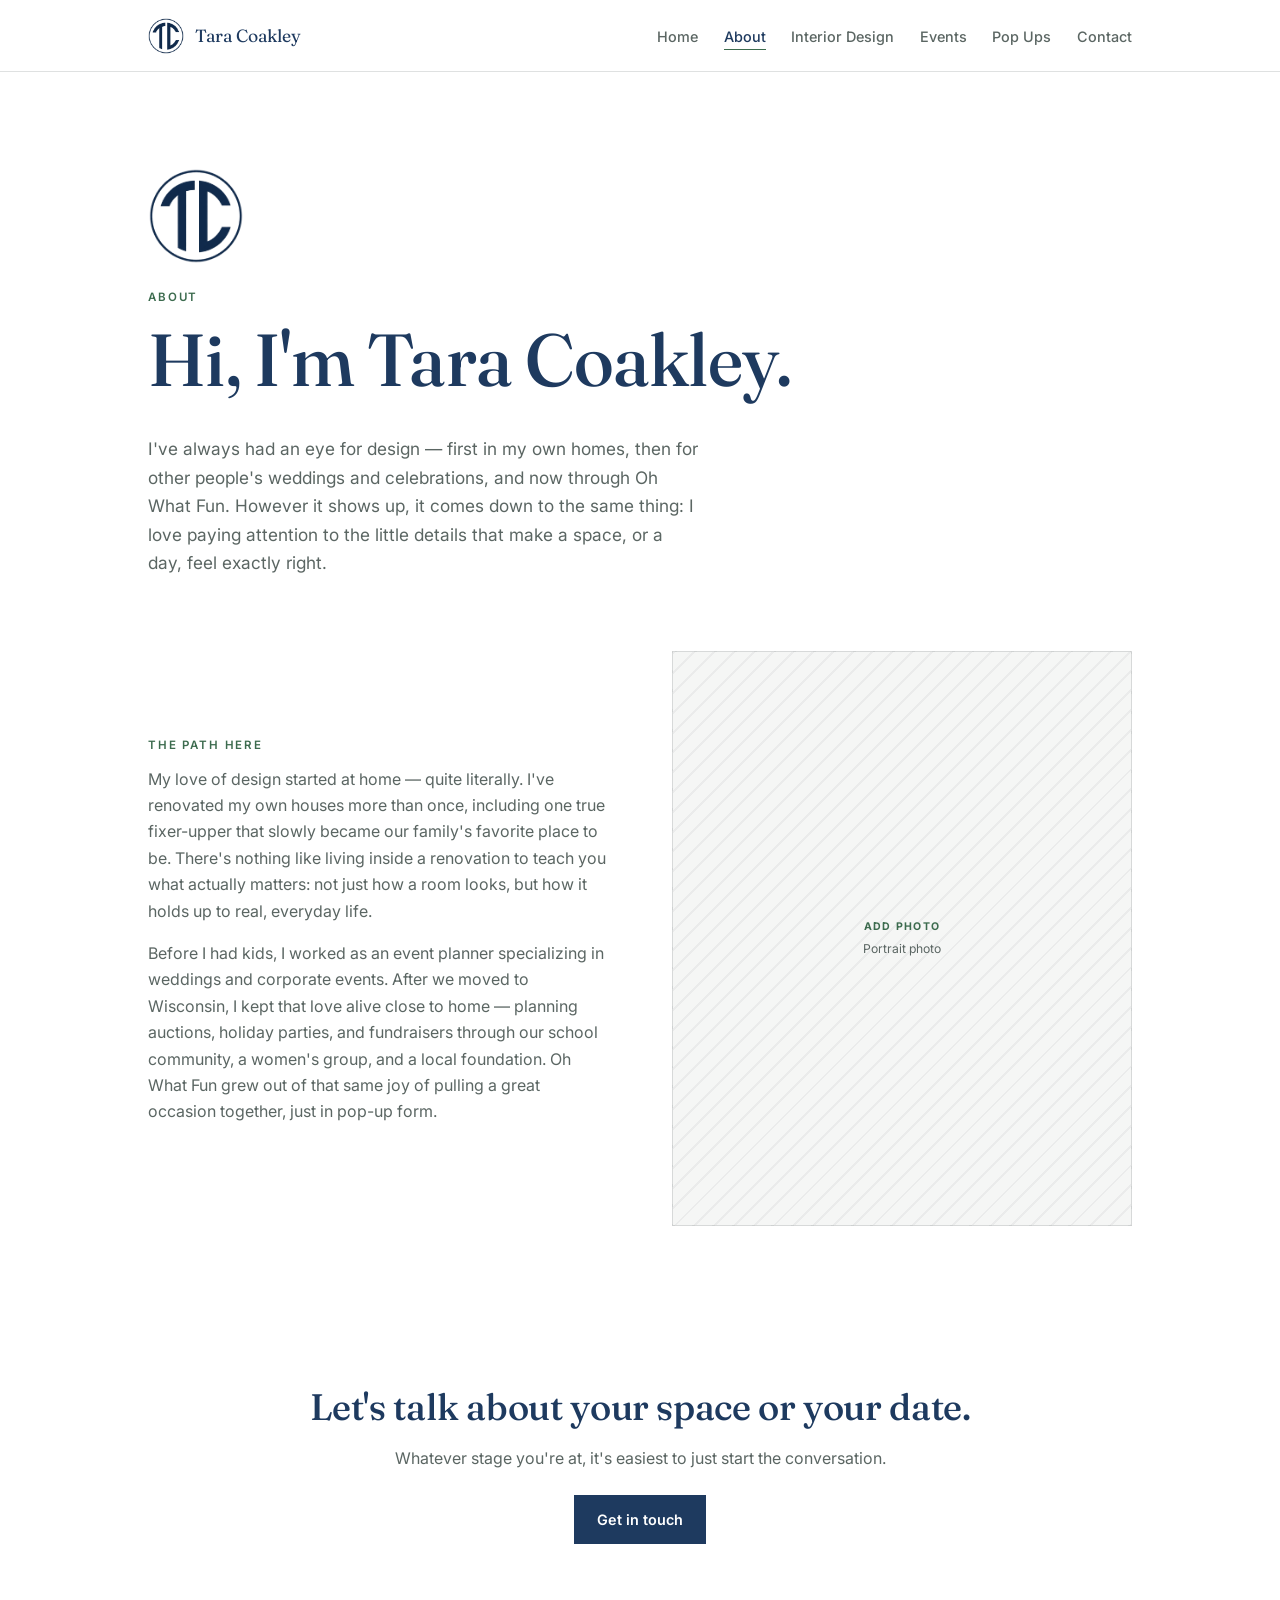
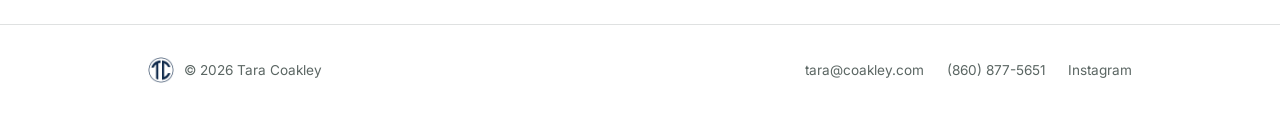
<file: about.html>
<!DOCTYPE html>
<html lang="en">
<head>
<meta charset="UTF-8">
<meta name="viewport" content="width=device-width, initial-scale=1.0">
<title>About — Tara Coakley</title>
<meta name="description" content="The story behind Tara Coakley's interior design, event planning, and Oh What Fun pop-up shop.">
<link rel="preconnect" href="https://fonts.googleapis.com">
<link rel="preconnect" href="https://fonts.gstatic.com" crossorigin>
<link href="https://fonts.googleapis.com/css2?family=Fraunces:ital,opsz,wght@0,9..144,400;0,9..144,500;0,9..144,600;1,9..144,500&family=Inter:wght@400;500;600;700&display=swap" rel="stylesheet">
<link rel="stylesheet" href="css/style.css">
</head>
<body>

<header class="site-header">
  <div class="nav-inner">
    <a href="index.html" class="brand">
      <img src="images/tc-logo.png" alt="Tara Coakley">
      <span class="brand-text">Tara Coakley</span>
    </a>
    <button class="nav-toggle" aria-label="Toggle menu" aria-expanded="false"><span></span></button>
    <ul class="nav-links">
      <li><a href="index.html">Home</a></li>
      <li><a href="about.html" aria-current="page">About</a></li>
      <li><a href="interior-design.html">Interior Design</a></li>
      <li><a href="events.html">Events</a></li>
      <li><a href="oh-what-fun.html">Pop Ups</a></li>
      <li><a href="contact.html">Contact</a></li>
    </ul>
  </div>
</header>

<main>

  <section class="hero">
    <div class="wrap">
      <img src="images/tc-logo.png" alt="Tara Coakley" style="width:96px; height:96px; margin-bottom:1.5rem;">
      <span class="label">About</span>
      <h1>Hi, I'm Tara Coakley.</h1>
      <p>I've always had an eye for design — first in my own homes, then for other people's weddings and celebrations, and now through Oh What Fun. However it shows up, it comes down to the same thing: I love paying attention to the little details that make a space, or a day, feel exactly right.</p>
    </div>
  </section>

  <section class="reveal" style="padding-top:0;">
    <div class="wrap two-col reverse">
      <div class="col-copy">
        <span class="label">The path here</span>
        <p>My love of design started at home — quite literally. I've renovated my own houses more than once, including one true fixer-upper that slowly became our family's favorite place to be. There's nothing like living inside a renovation to teach you what actually matters: not just how a room looks, but how it holds up to real, everyday life.</p>
        <p>Before I had kids, I worked as an event planner specializing in weddings and corporate events. After we moved to Wisconsin, I kept that love alive close to home — planning auctions, holiday parties, and fundraisers through our school community, a women's group, and a local foundation. Oh What Fun grew out of that same joy of pulling a great occasion together, just in pop-up form.</p>
      </div>
      <div class="col-media">
        <div class="ph-image"><span class="ph-label">Portrait photo</span></div>
      </div>
    </div>
  </section>

  <section class="reveal" style="text-align:center;">
    <div class="wrap">
      <h2>Let's talk about your space or your date.</h2>
      <p style="margin:0 auto 1.5rem;">Whatever stage you're at, it's easiest to just start the conversation.</p>
      <a href="contact.html" class="btn btn-solid">Get in touch</a>
    </div>
  </section>

</main>

<footer class="site-footer">
  <div class="wrap footer-inner">
    <div class="footer-brand">
      <img src="images/tc-logo.png" alt="Tara Coakley">
      <span>© <span data-year></span> Tara Coakley</span>
    </div>
    <ul class="footer-links">
      <li><a href="mailto:tara@coakley.com">tara@coakley.com</a></li>
      <li><a href="tel:+18608775651">(860) 877-5651</a></li>
      <li><a href="https://instagram.com/ohwhatfunpopup" target="_blank" rel="noopener">Instagram</a></li>
    </ul>
  </div>
</footer>

<script src="js/main.js"></script>
</body>
</html>
</file>
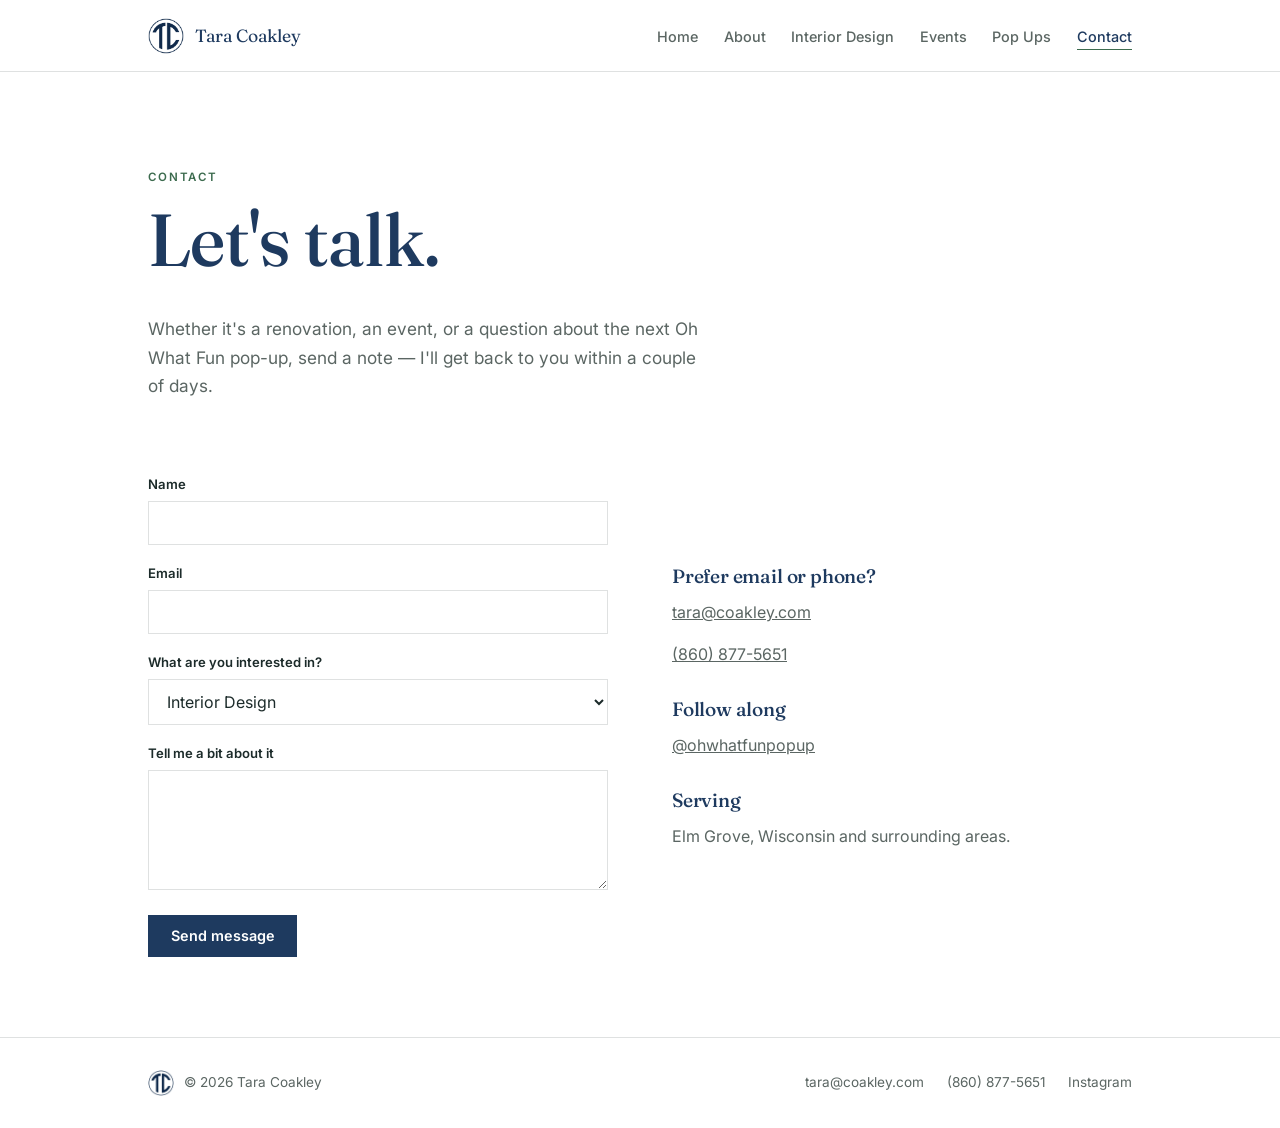
<file: contact.html>
<!DOCTYPE html>
<html lang="en">
<head>
<meta charset="UTF-8">
<meta name="viewport" content="width=device-width, initial-scale=1.0">
<title>Contact — Tara Coakley</title>
<meta name="description" content="Get in touch about an interior design project, an event, or the Oh What Fun pop-up shop.">
<link rel="preconnect" href="https://fonts.googleapis.com">
<link rel="preconnect" href="https://fonts.gstatic.com" crossorigin>
<link href="https://fonts.googleapis.com/css2?family=Fraunces:ital,opsz,wght@0,9..144,400;0,9..144,500;0,9..144,600;1,9..144,500&family=Inter:wght@400;500;600;700&display=swap" rel="stylesheet">
<link rel="stylesheet" href="css/style.css">
</head>
<body>

<header class="site-header">
  <div class="nav-inner">
    <a href="index.html" class="brand">
      <img src="images/tc-logo.png" alt="Tara Coakley">
      <span class="brand-text">Tara Coakley</span>
    </a>
    <button class="nav-toggle" aria-label="Toggle menu" aria-expanded="false"><span></span></button>
    <ul class="nav-links">
      <li><a href="index.html">Home</a></li>
      <li><a href="about.html">About</a></li>
      <li><a href="interior-design.html">Interior Design</a></li>
      <li><a href="events.html">Events</a></li>
      <li><a href="oh-what-fun.html">Pop Ups</a></li>
      <li><a href="contact.html" aria-current="page">Contact</a></li>
    </ul>
  </div>
</header>

<main>

  <section class="hero">
    <div class="wrap">
      <span class="label">Contact</span>
      <h1>Let's talk.</h1>
      <p>Whether it's a renovation, an event, or a question about the next Oh What Fun pop-up, send a note — I'll get back to you within a couple of days.</p>
    </div>
  </section>

  <section class="reveal" style="padding-top:0;">
    <div class="wrap two-col">
      <div class="col-copy">
        <!--
          FORM SETUP: This form points to Formspree (formspree.io), a free
          service that emails form submissions to you without needing a
          backend server. To activate it:
          1. Create a free account at https://formspree.io
          2. Create a new form and copy the endpoint it gives you
             (looks like https://formspree.io/f/xxxxxxx)
          3. Replace YOUR_FORM_ID below with that ID.
          Until then, this form will not send anywhere — use the
          mailto link next to it as a fallback.
        -->
        <form class="form-grid" action="https://formspree.io/f/YOUR_FORM_ID" method="POST">
          <div>
            <label for="name">Name</label>
            <input type="text" id="name" name="name" required>
          </div>
          <div>
            <label for="email">Email</label>
            <input type="email" id="email" name="email" required>
          </div>
          <div>
            <label for="interest">What are you interested in?</label>
            <select id="interest" name="interest">
              <option>Interior Design</option>
              <option>Events</option>
              <option>Pop Ups</option>
              <option>Something else</option>
            </select>
          </div>
          <div>
            <label for="message">Tell me a bit about it</label>
            <textarea id="message" name="message" required></textarea>
          </div>
          <div>
            <button type="submit" class="btn btn-solid">Send message</button>
          </div>
        </form>
      </div>

      <div class="col-media">
        <h3 style="margin-bottom:0.6em;">Prefer email or phone?</h3>
        <p><a href="mailto:tara@coakley.com">tara@coakley.com</a></p>
        <p><a href="tel:+18608775651">(860) 877-5651</a></p>
        <h3 style="margin:1.6em 0 0.6em;">Follow along</h3>
        <p><a href="https://instagram.com/ohwhatfunpopup" target="_blank" rel="noopener">@ohwhatfunpopup</a></p>
        <h3 style="margin:1.6em 0 0.6em;">Serving</h3>
        <p>Elm Grove, Wisconsin and surrounding areas.</p>
      </div>
    </div>
  </section>

</main>

<footer class="site-footer">
  <div class="wrap footer-inner">
    <div class="footer-brand">
      <img src="images/tc-logo.png" alt="Tara Coakley">
      <span>© <span data-year></span> Tara Coakley</span>
    </div>
    <ul class="footer-links">
      <li><a href="mailto:tara@coakley.com">tara@coakley.com</a></li>
      <li><a href="tel:+18608775651">(860) 877-5651</a></li>
      <li><a href="https://instagram.com/ohwhatfunpopup" target="_blank" rel="noopener">Instagram</a></li>
    </ul>
  </div>
</footer>

<script src="js/main.js"></script>
</body>
</html>
</file>
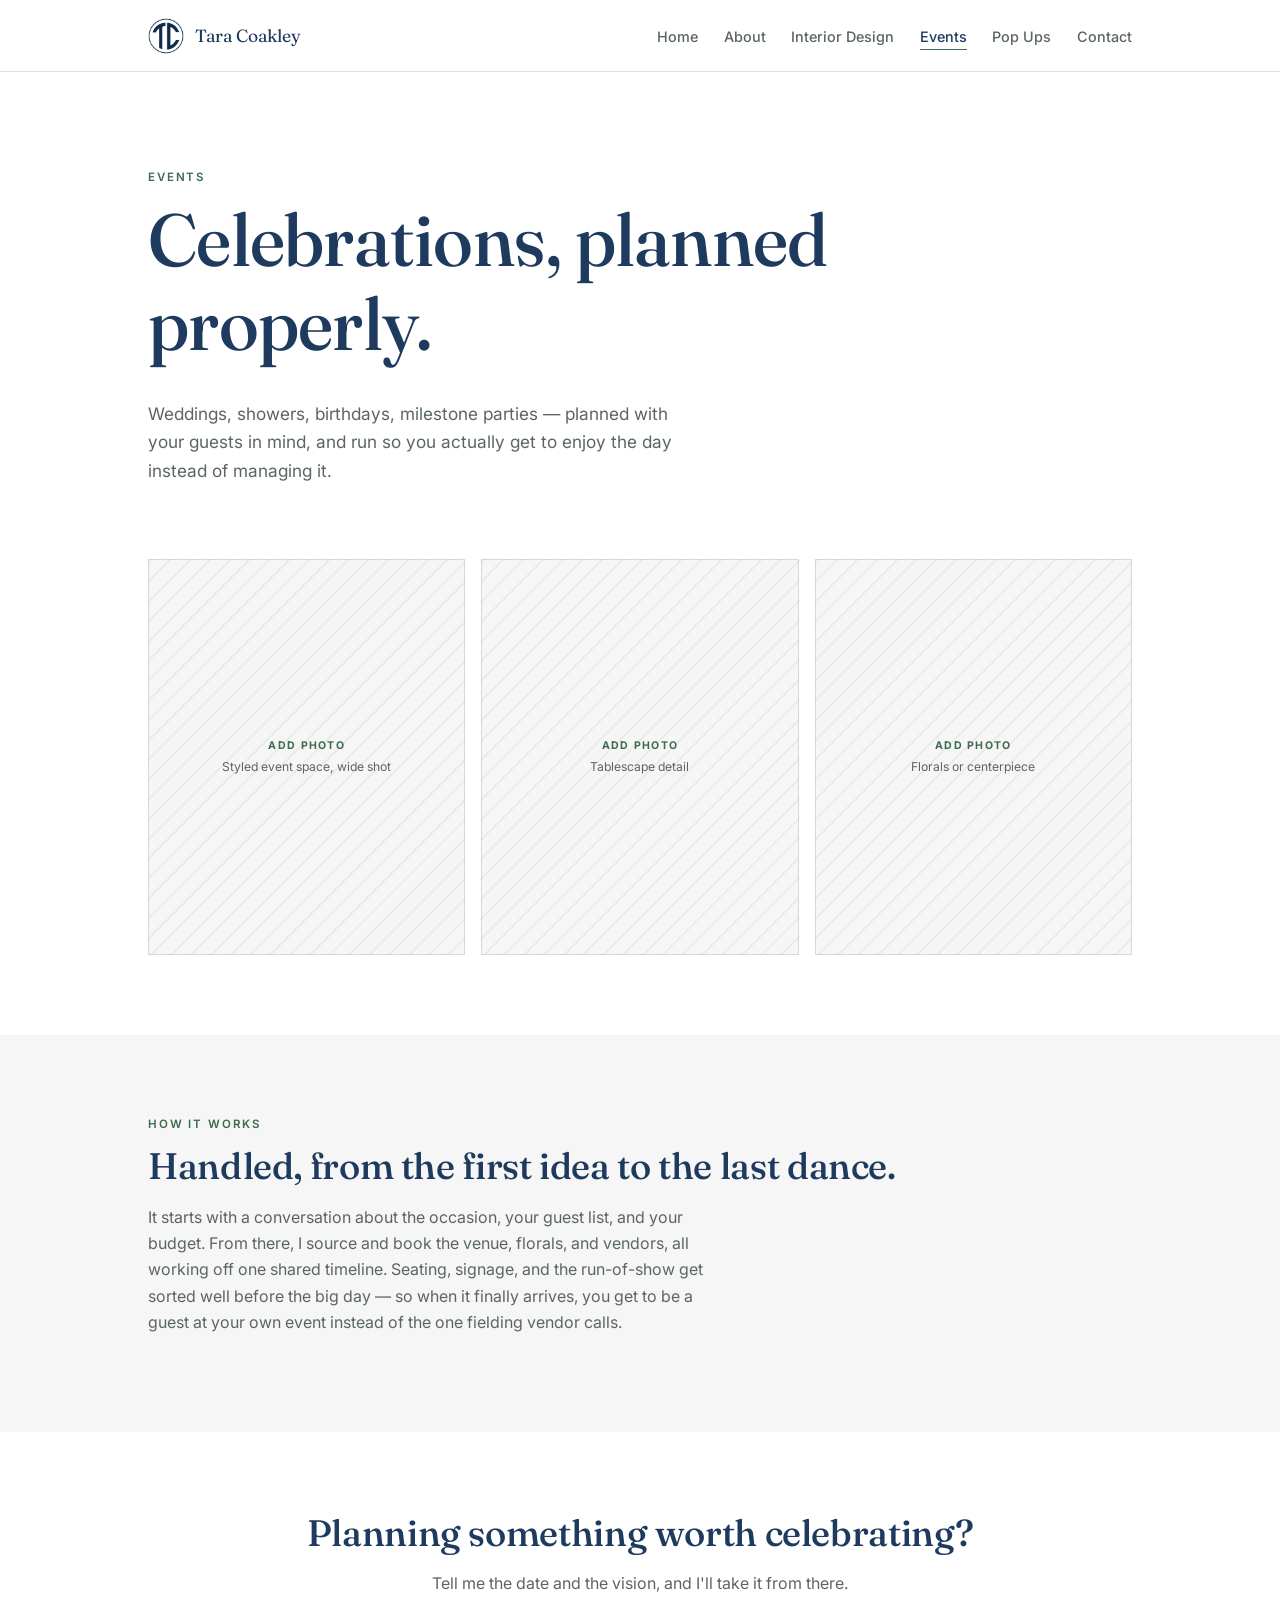
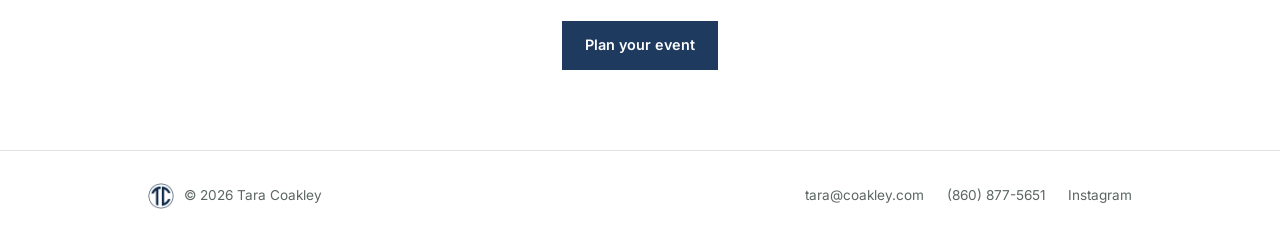
<file: events.html>
<!DOCTYPE html>
<html lang="en">
<head>
<meta charset="UTF-8">
<meta name="viewport" content="width=device-width, initial-scale=1.0">
<title>Events — Tara Coakley</title>
<meta name="description" content="Weddings, showers, and celebrations planned and styled by Tara Coakley.">
<link rel="preconnect" href="https://fonts.googleapis.com">
<link rel="preconnect" href="https://fonts.gstatic.com" crossorigin>
<link href="https://fonts.googleapis.com/css2?family=Fraunces:ital,opsz,wght@0,9..144,400;0,9..144,500;0,9..144,600;1,9..144,500&family=Inter:wght@400;500;600;700&display=swap" rel="stylesheet">
<link rel="stylesheet" href="css/style.css">
</head>
<body>

<header class="site-header">
  <div class="nav-inner">
    <a href="index.html" class="brand">
      <img src="images/tc-logo.png" alt="Tara Coakley">
      <span class="brand-text">Tara Coakley</span>
    </a>
    <button class="nav-toggle" aria-label="Toggle menu" aria-expanded="false"><span></span></button>
    <ul class="nav-links">
      <li><a href="index.html">Home</a></li>
      <li><a href="about.html">About</a></li>
      <li><a href="interior-design.html">Interior Design</a></li>
      <li><a href="events.html" aria-current="page">Events</a></li>
      <li><a href="oh-what-fun.html">Pop Ups</a></li>
      <li><a href="contact.html">Contact</a></li>
    </ul>
  </div>
</header>

<main>

  <section class="hero">
    <div class="wrap">
      <span class="label">Events</span>
      <h1>Celebrations, planned properly.</h1>
      <p>Weddings, showers, birthdays, milestone parties — planned with your guests in mind, and run so you actually get to enjoy the day instead of managing it.</p>
    </div>
  </section>

  <section class="reveal" style="padding-top:0;">
    <div class="wrap">
      <div class="gallery">
        <div class="ph-image"><span class="ph-label">Styled event space, wide shot</span></div>
        <div class="ph-image"><span class="ph-label">Tablescape detail</span></div>
        <div class="ph-image"><span class="ph-label">Florals or centerpiece</span></div>
      </div>
    </div>
  </section>

  <section class="band reveal">
    <div class="wrap">
      <span class="label">How it works</span>
      <h2>Handled, from the first idea to the last dance.</h2>
      <p>It starts with a conversation about the occasion, your guest list, and your budget. From there, I source and book the venue, florals, and vendors, all working off one shared timeline. Seating, signage, and the run-of-show get sorted well before the big day — so when it finally arrives, you get to be a guest at your own event instead of the one fielding vendor calls.</p>
    </div>
  </section>

  <section class="reveal">
    <div class="wrap" style="text-align:center;">
      <h2>Planning something worth celebrating?</h2>
      <p style="margin:0 auto 1.5rem;">Tell me the date and the vision, and I'll take it from there.</p>
      <a href="contact.html" class="btn btn-solid">Plan your event</a>
    </div>
  </section>

</main>

<footer class="site-footer">
  <div class="wrap footer-inner">
    <div class="footer-brand">
      <img src="images/tc-logo.png" alt="Tara Coakley">
      <span>© <span data-year></span> Tara Coakley</span>
    </div>
    <ul class="footer-links">
      <li><a href="mailto:tara@coakley.com">tara@coakley.com</a></li>
      <li><a href="tel:+18608775651">(860) 877-5651</a></li>
      <li><a href="https://instagram.com/ohwhatfunpopup" target="_blank" rel="noopener">Instagram</a></li>
    </ul>
  </div>
</footer>

<script src="js/main.js"></script>
</body>
</html>
</file>
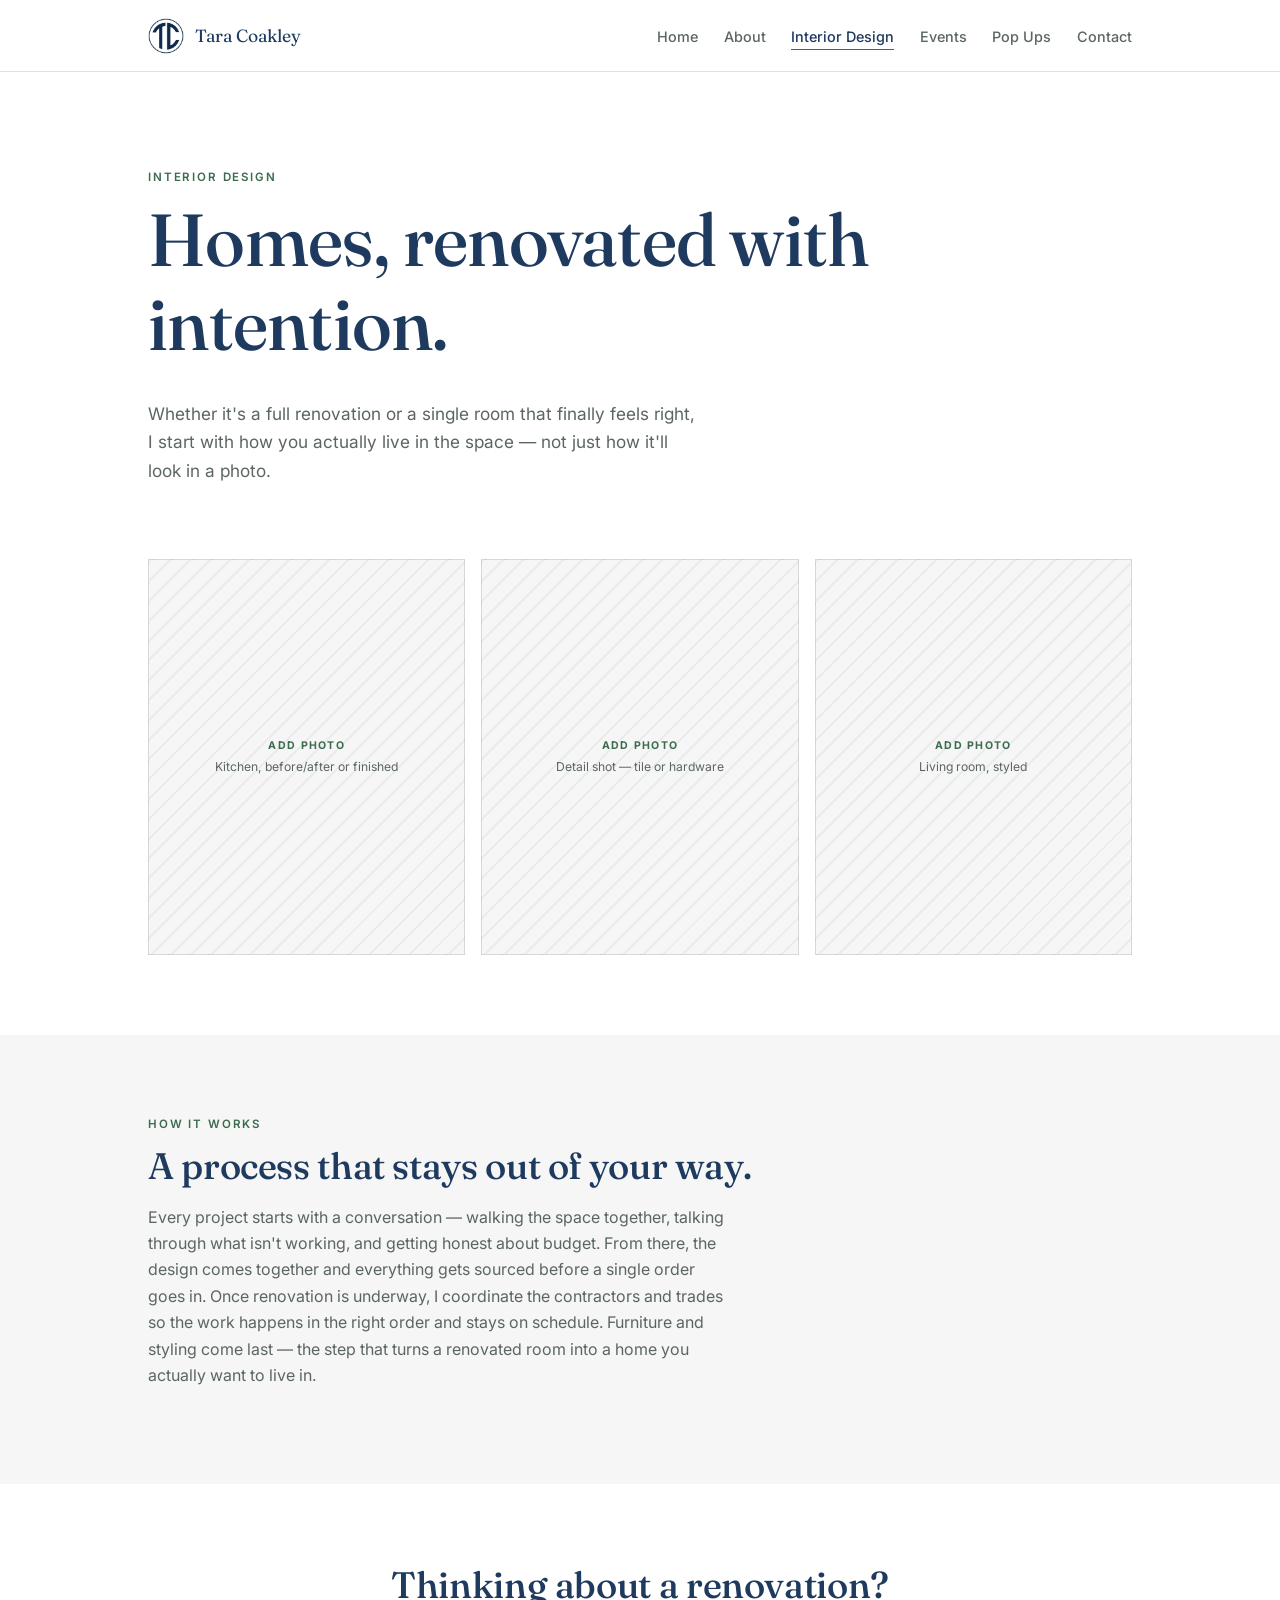
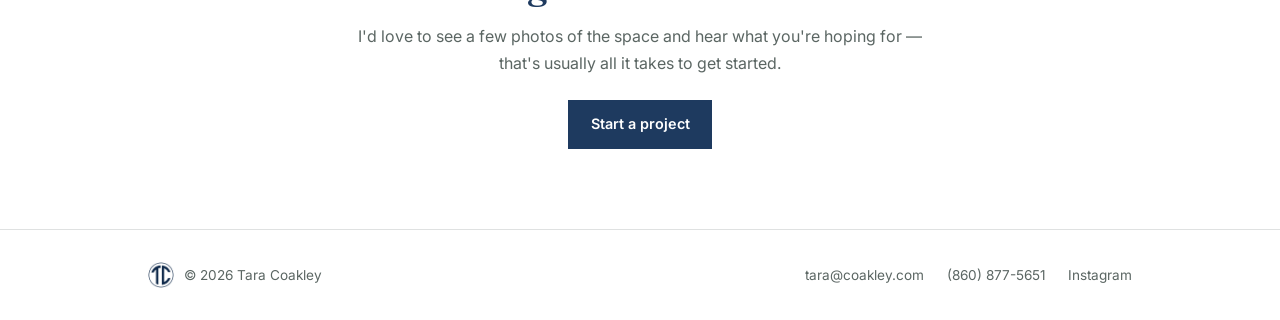
<file: interior-design.html>
<!DOCTYPE html>
<html lang="en">
<head>
<meta charset="UTF-8">
<meta name="viewport" content="width=device-width, initial-scale=1.0">
<title>Interior Design — Tara Coakley</title>
<meta name="description" content="Full-home renovations and room refreshes by Tara Coakley — from first walkthrough to final styling.">
<link rel="preconnect" href="https://fonts.googleapis.com">
<link rel="preconnect" href="https://fonts.gstatic.com" crossorigin>
<link href="https://fonts.googleapis.com/css2?family=Fraunces:ital,opsz,wght@0,9..144,400;0,9..144,500;0,9..144,600;1,9..144,500&family=Inter:wght@400;500;600;700&display=swap" rel="stylesheet">
<link rel="stylesheet" href="css/style.css">
</head>
<body>

<header class="site-header">
  <div class="nav-inner">
    <a href="index.html" class="brand">
      <img src="images/tc-logo.png" alt="Tara Coakley">
      <span class="brand-text">Tara Coakley</span>
    </a>
    <button class="nav-toggle" aria-label="Toggle menu" aria-expanded="false"><span></span></button>
    <ul class="nav-links">
      <li><a href="index.html">Home</a></li>
      <li><a href="about.html">About</a></li>
      <li><a href="interior-design.html" aria-current="page">Interior Design</a></li>
      <li><a href="events.html">Events</a></li>
      <li><a href="oh-what-fun.html">Pop Ups</a></li>
      <li><a href="contact.html">Contact</a></li>
    </ul>
  </div>
</header>

<main>

  <section class="hero">
    <div class="wrap">
      <span class="label">Interior Design</span>
      <h1>Homes, renovated with intention.</h1>
      <p>Whether it's a full renovation or a single room that finally feels right, I start with how you actually live in the space — not just how it'll look in a photo.</p>
    </div>
  </section>

  <section class="reveal" style="padding-top:0;">
    <div class="wrap">
      <div class="gallery">
        <div class="ph-image"><span class="ph-label">Kitchen, before/after or finished</span></div>
        <div class="ph-image"><span class="ph-label">Detail shot — tile or hardware</span></div>
        <div class="ph-image"><span class="ph-label">Living room, styled</span></div>
      </div>
    </div>
  </section>

  <section class="band reveal">
    <div class="wrap">
      <span class="label">How it works</span>
      <h2>A process that stays out of your way.</h2>
      <p>Every project starts with a conversation — walking the space together, talking through what isn't working, and getting honest about budget. From there, the design comes together and everything gets sourced before a single order goes in. Once renovation is underway, I coordinate the contractors and trades so the work happens in the right order and stays on schedule. Furniture and styling come last — the step that turns a renovated room into a home you actually want to live in.</p>
    </div>
  </section>

  <section class="reveal">
    <div class="wrap" style="text-align:center;">
      <h2>Thinking about a renovation?</h2>
      <p style="margin:0 auto 1.5rem;">I'd love to see a few photos of the space and hear what you're hoping for — that's usually all it takes to get started.</p>
      <a href="contact.html" class="btn btn-solid">Start a project</a>
    </div>
  </section>

</main>

<footer class="site-footer">
  <div class="wrap footer-inner">
    <div class="footer-brand">
      <img src="images/tc-logo.png" alt="Tara Coakley">
      <span>© <span data-year></span> Tara Coakley</span>
    </div>
    <ul class="footer-links">
      <li><a href="mailto:tara@coakley.com">tara@coakley.com</a></li>
      <li><a href="tel:+18608775651">(860) 877-5651</a></li>
      <li><a href="https://instagram.com/ohwhatfunpopup" target="_blank" rel="noopener">Instagram</a></li>
    </ul>
  </div>
</footer>

<script src="js/main.js"></script>
</body>
</html>
</file>
<file: css/style.css>
/* =========================================================
   DESIGN TOKENS
   One consistent palette across the whole site. Oh What Fun
   borrows a coral pulled directly from its own logo artwork —
   that's the one intentional departure, not a per-page gimmick.
   ========================================================= */
:root {
  --white: #FFFFFF;
  --offwhite: #F5F6F5;      /* used sparingly, for one band per page at most */
  --ink: #1C2B2A;           /* primary text — warm-neutral near-black */
  --ink-soft: #5B6663;
  --navy: #1E3A5F;          /* primary brand color — nav, headings, buttons */
  --navy-dim: #142944;
  --green: #3C6B4E;         /* secondary accent — labels, links, small marks */
  --green-dim: #2B4E39;
  --coral: #D9705B;         /* Oh What Fun only — pulled from its own logo */
  --coral-dim: #B65640;
  --line: rgba(28, 43, 42, 0.14);

  --font-display: "Fraunces", Georgia, serif;
  --font-body: "Inter", -apple-system, BlinkMacSystemFont, "Segoe UI", sans-serif;

  --max-w: 1080px;
  --gutter: clamp(1.25rem, 4vw, 3rem);
}

/* =========================================================
   RESET & BASE
   ========================================================= */
*, *::before, *::after { box-sizing: border-box; }
html { scroll-behavior: smooth; }
@media (prefers-reduced-motion: reduce) {
  html { scroll-behavior: auto; }
  *, *::before, *::after { animation-duration: 0.01ms !important; animation-iteration-count: 1 !important; transition-duration: 0.01ms !important; }
}

body {
  margin: 0;
  background: var(--white);
  color: var(--ink);
  font-family: var(--font-body);
  font-size: 16px;
  line-height: 1.65;
  -webkit-font-smoothing: antialiased;
}

img { max-width: 100%; display: block; }
a { color: inherit; }

h1, h2, h3 {
  font-family: var(--font-display);
  font-weight: 500;
  line-height: 1.15;
  margin: 0 0 0.45em;
  letter-spacing: -0.01em;
  color: var(--navy);
}

h1 { font-size: clamp(2.6rem, 6vw, 4.6rem); font-weight: 500; max-width: 16ch; }
h2 { font-size: clamp(1.7rem, 3vw, 2.3rem); }
h3 { font-size: 1.2rem; }

p { margin: 0 0 1em; color: var(--ink-soft); max-width: 58ch; }

.label {
  display: block;
  font-family: var(--font-body);
  font-size: 0.72rem;
  font-weight: 600;
  letter-spacing: 0.16em;
  text-transform: uppercase;
  color: var(--green);
  margin-bottom: 0.9em;
}

.wrap {
  max-width: var(--max-w);
  margin: 0 auto;
  padding-left: var(--gutter);
  padding-right: var(--gutter);
}

section { padding: clamp(3rem, 7vw, 5rem) 0; }
.band { background: var(--offwhite); }

hr.rule {
  border: none;
  border-top: 2px solid var(--navy);
  width: 46px;
  margin: 0 0 1.6em;
}

a:focus-visible, button:focus-visible, input:focus-visible, textarea:focus-visible, select:focus-visible {
  outline: 2px solid var(--navy);
  outline-offset: 3px;
}

/* =========================================================
   HEADER / NAV
   ========================================================= */
.site-header {
  border-bottom: 1px solid var(--line);
}

.nav-inner {
  display: flex;
  align-items: center;
  justify-content: space-between;
  padding: 1.1rem var(--gutter);
  max-width: var(--max-w);
  margin: 0 auto;
}

.brand {
  display: flex;
  align-items: center;
  gap: 0.7rem;
  text-decoration: none;
  color: var(--ink);
}
.brand img { width: 36px; height: 36px; }
.brand-text {
  font-family: var(--font-display);
  font-size: 1.1rem;
  color: var(--navy);
}

.nav-links {
  display: flex;
  gap: clamp(1rem, 2vw, 2rem);
  list-style: none;
  margin: 0;
  padding: 0;
}
.nav-links a {
  text-decoration: none;
  font-size: 0.9rem;
  font-weight: 500;
  color: var(--ink-soft);
  padding: 0.3rem 0;
  border-bottom: 1px solid transparent;
  transition: color 0.15s ease, border-color 0.15s ease;
}
.nav-links a:hover,
.nav-links a[aria-current="page"] {
  color: var(--navy);
  border-color: var(--green);
}

.nav-toggle {
  display: none;
  background: none;
  border: 1px solid var(--line);
  padding: 0.5rem 0.7rem;
  cursor: pointer;
}
.nav-toggle span,
.nav-toggle span::before,
.nav-toggle span::after {
  content: "";
  display: block;
  width: 20px;
  height: 2px;
  background: var(--ink);
  position: relative;
}
.nav-toggle span::before { position: absolute; top: -6px; }
.nav-toggle span::after { position: absolute; top: 6px; }

@media (max-width: 780px) {
  .nav-toggle { display: block; }
  .nav-links {
    position: absolute;
    top: 100%;
    left: 0;
    right: 0;
    flex-direction: column;
    background: var(--white);
    border-bottom: 1px solid var(--line);
    padding: 1rem var(--gutter) 1.5rem;
    gap: 1rem;
    display: none;
  }
  .nav-links.open { display: flex; }
}

/* =========================================================
   BUTTONS
   ========================================================= */
.btn {
  display: inline-flex;
  align-items: center;
  gap: 0.5em;
  font-family: var(--font-body);
  font-size: 0.9rem;
  font-weight: 600;
  text-decoration: none;
  padding: 0.8em 1.5em;
  border: 1px solid var(--navy);
  color: var(--navy);
  background: transparent;
  cursor: pointer;
  transition: background 0.15s ease, color 0.15s ease;
}
.btn:hover { background: var(--navy); color: var(--white); }

.btn-solid {
  background: var(--navy);
  color: var(--white);
}
.btn-solid:hover { background: var(--navy-dim); border-color: var(--navy-dim); }

/* =========================================================
   HERO
   ========================================================= */
.hero {
  padding: clamp(3.5rem, 9vw, 6rem) 0 clamp(2.5rem, 5vw, 3.5rem);
}
.hero p { font-size: 1.08rem; max-width: 50ch; }

/* =========================================================
   SIMPLE SERVICE LIST (homepage) — a plain directory-style
   list rather than hover-flip cards.
   ========================================================= */
.service-list {
  border-top: 1px solid var(--line);
}
.service-row {
  display: grid;
  grid-template-columns: 1.1fr 2fr auto;
  gap: 1.5rem;
  align-items: center;
  padding: 1.8rem 0;
  border-bottom: 1px solid var(--line);
  text-decoration: none;
  color: var(--ink);
}
.service-row h3 { margin: 0; color: var(--navy); }
.service-row p { margin: 0; font-size: 0.95rem; }
.service-row .go {
  font-size: 0.85rem;
  font-weight: 600;
  color: var(--green);
  white-space: nowrap;
  transition: transform 0.15s ease;
}
.service-row:hover .go { transform: translateX(4px); }
@media (max-width: 700px) {
  .service-row { grid-template-columns: 1fr; gap: 0.4rem; }
}

/* =========================================================
   TWO COLUMN
   ========================================================= */
.two-col {
  display: grid;
  grid-template-columns: 1fr 1fr;
  gap: clamp(2rem, 5vw, 4rem);
  align-items: center;
}
@media (max-width: 780px) { .two-col { grid-template-columns: 1fr; } }
.two-col.reverse .col-media { order: 2; }
@media (max-width: 780px) { .two-col.reverse .col-media { order: 0; } }

/* =========================================================
   GALLERY
   ========================================================= */
.gallery {
  display: grid;
  grid-template-columns: repeat(3, 1fr);
  gap: 1rem;
}
@media (max-width: 700px) { .gallery { grid-template-columns: repeat(2, 1fr); } }

.ph-image {
  aspect-ratio: 4 / 5;
  background:
    repeating-linear-gradient(135deg, rgba(28,43,42,0.05) 0 2px, transparent 2px 14px),
    var(--offwhite);
  border: 1px solid var(--line);
  display: flex;
  align-items: center;
  justify-content: center;
  text-align: center;
  padding: 1rem;
  color: var(--ink-soft);
  font-size: 0.76rem;
}
.ph-image .ph-label::before {
  content: "ADD PHOTO";
  display: block;
  font-weight: 700;
  letter-spacing: 0.12em;
  color: var(--green);
  margin-bottom: 0.3em;
  font-size: 0.66rem;
}

/* =========================================================
   FORM
   ========================================================= */
.form-grid { display: grid; gap: 1.1rem; max-width: 540px; }
label {
  display: block;
  font-size: 0.82rem;
  font-weight: 600;
  margin-bottom: 0.4em;
}
input, textarea, select {
  width: 100%;
  font-family: var(--font-body);
  font-size: 1rem;
  padding: 0.7em 0.9em;
  border: 1px solid var(--line);
  background: var(--white);
  color: var(--ink);
}
textarea { min-height: 120px; resize: vertical; }

/* =========================================================
   FOOTER — one slim row, appropriate for a site just starting out
   ========================================================= */
.site-footer {
  border-top: 1px solid var(--line);
  padding: 2rem 0;
}
.footer-inner {
  display: flex;
  align-items: center;
  justify-content: space-between;
  flex-wrap: wrap;
  gap: 1rem;
}
.footer-brand {
  display: flex;
  align-items: center;
  gap: 0.6rem;
  font-size: 0.85rem;
  color: var(--ink-soft);
}
.footer-brand img { width: 26px; height: 26px; }
.footer-links {
  display: flex;
  gap: 1.4rem;
  list-style: none;
  margin: 0;
  padding: 0;
  font-size: 0.85rem;
}
.footer-links a { text-decoration: none; color: var(--ink-soft); }
.footer-links a:hover { color: var(--navy); }

/* =========================================================
   OH WHAT FUN — the one page allowed its own accent, since it
   has real logo artwork behind it.
   ========================================================= */
body.theme-fun .label { color: var(--coral); }
body.theme-fun .btn-solid { background: var(--coral); border-color: var(--coral); }
body.theme-fun .btn-solid:hover { background: var(--coral-dim); border-color: var(--coral-dim); }
body.theme-fun .btn:hover { background: var(--coral); border-color: var(--coral); }
body.theme-fun .service-row .go { color: var(--coral); }

.fun-logo-hero {
  max-width: 340px;
  width: 100%;
  height: auto;
  margin-bottom: 0.3rem;
}
.fun-logo-badge {
  width: 40px;
  height: 40px;
  border-radius: 50%;
  object-fit: cover;
  flex-shrink: 0;
}

/* =========================================================
   SCROLL REVEAL
   ========================================================= */
.reveal {
  opacity: 0;
  transform: translateY(14px);
  transition: opacity 0.5s ease, transform 0.5s ease;
}
.reveal.in-view { opacity: 1; transform: none; }
@media (prefers-reduced-motion: reduce) {
  .reveal { opacity: 1; transform: none; }
}

.sr-only {
  position: absolute;
  width: 1px;
  height: 1px;
  padding: 0;
  margin: -1px;
  overflow: hidden;
  clip: rect(0, 0, 0, 0);
  white-space: nowrap;
  border: 0;
}
</file>
